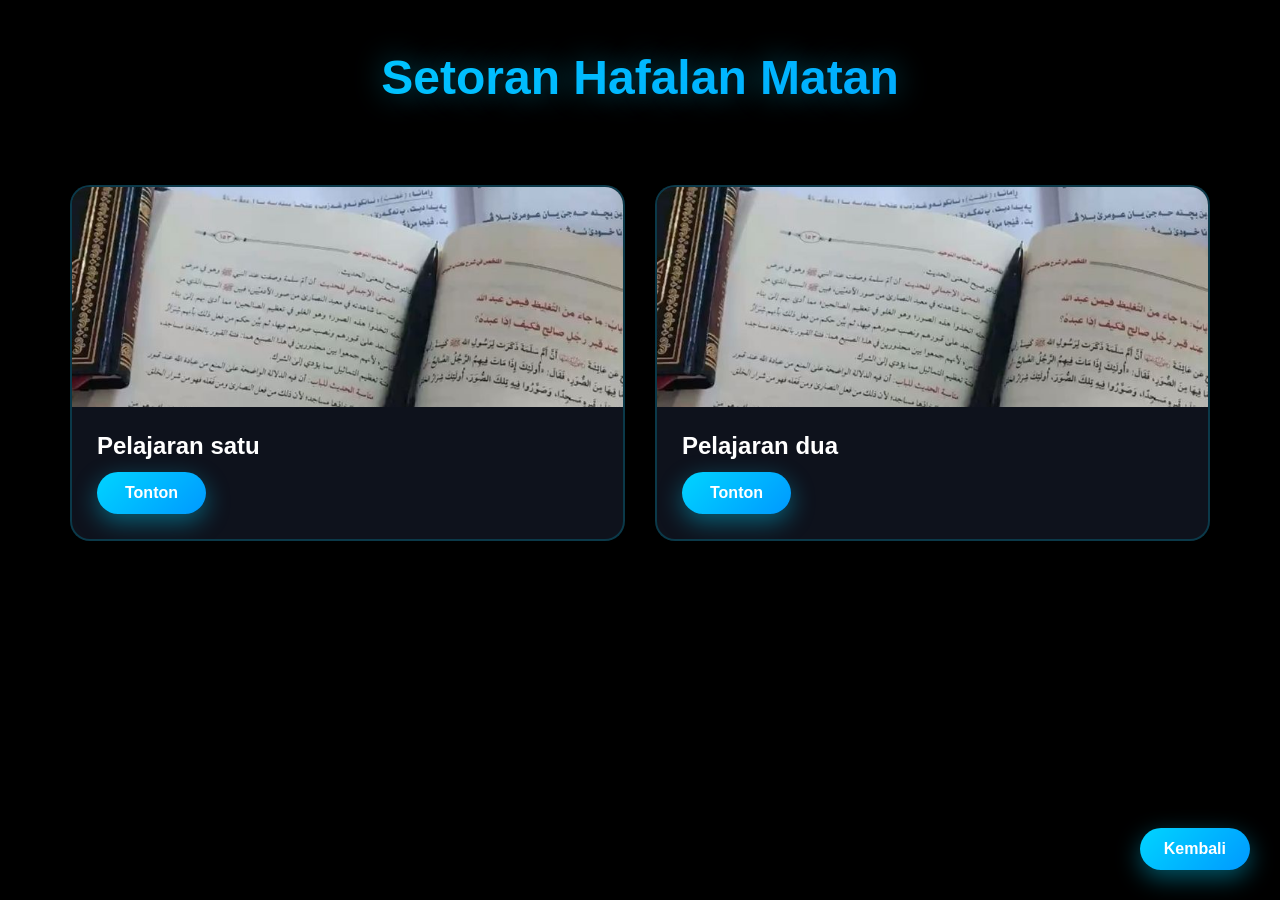
<file: bahasa_arab.html>
<!doctype html>
<html lang="id">
  <head>
    <meta charset="UTF-8" />
    <meta name="viewport" content="width=device-width, initial-scale=1.0" />
    <title>Setoran Hafalan Matan</title>

    <link rel="stylesheet" href="style-project.css" />
  </head>
  <body>
    <h1 class="judul-page">Setoran Hafalan Matan</h1>

    <section class="project-container">
      <!-- Hafalan 1 -->
      <div class="project-card">
        <img src="./image_arab.jpg" class="project-img" />

        <div class="project-content">
          <h3>Pelajaran satu</h3>

          <a
            href="https://drive.google.com/file/d/1z8KmZWEBVfca19klB-WjJCYTDTzWU2hY/view?usp=sharing"
            target="_blank"
            class="btn-see"
          >
            Tonton
          </a>
        </div>
      </div>

      <!-- Hafalan 2 -->
      <div class="project-card">
        <img src="./image_arab.jpg" class="project-img" />

        <div class="project-content">
          <h3>Pelajaran dua</h3>

          <a
            href="https://drive.google.com/file/d/1IZ_nYeCO76IwwxShleFHXXWkJEstl9r4/view?usp=sharing"
            target="_blank"
            class="btn-see"
          >
            Tonton
          </a>
        </div>
      </div>
    </section>

    <a href="project4.html" class="btn-kembali"> Kembali </a>
  </body>
</html>
</file>
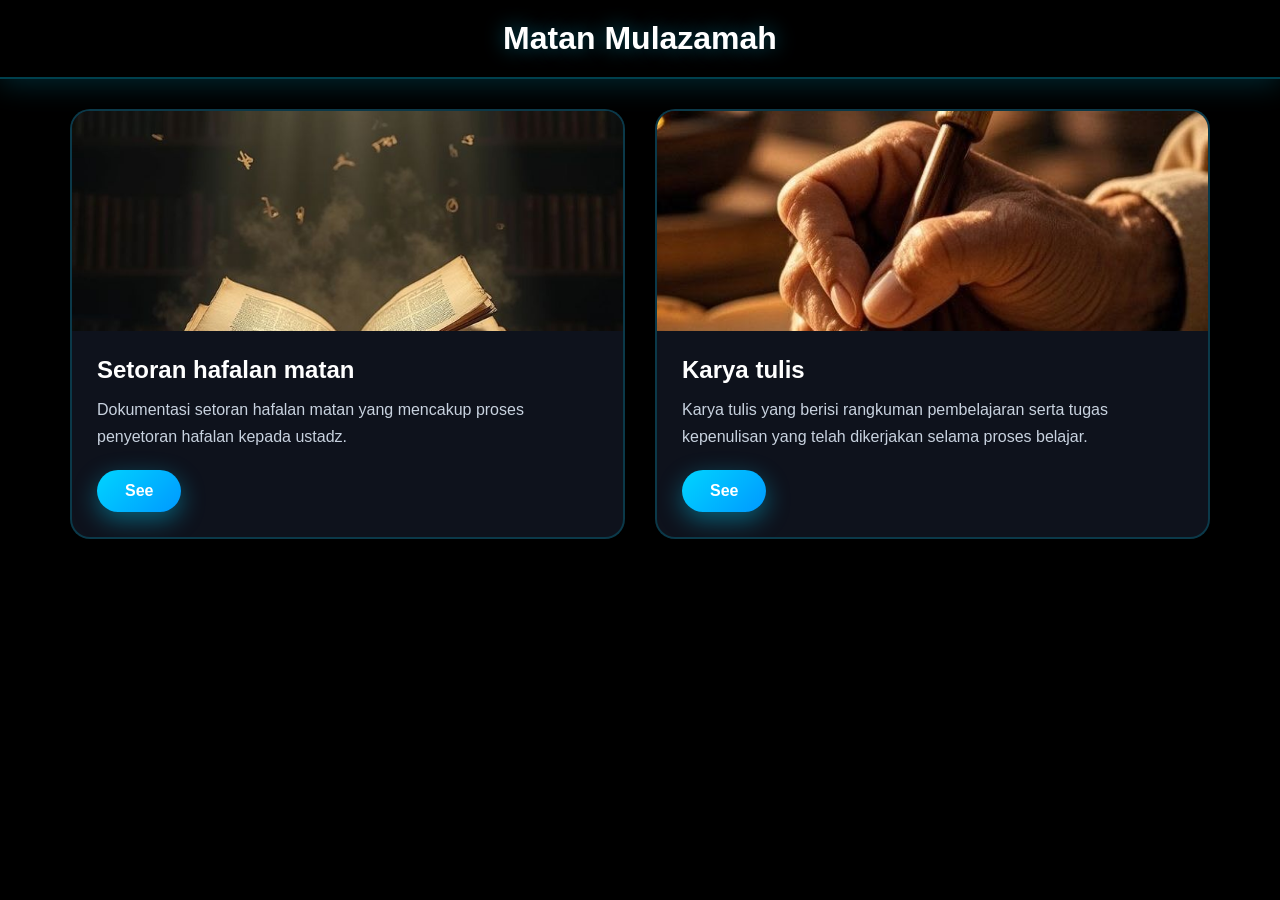
<file: project4.html>
<!doctype html>
<html lang="id">
  <head>
    <meta charset="UTF-8" />
    <meta name="viewport" content="width=device-width, initial-scale=1.0" />
    <title>Portfolio | khosyi abqory prayata</title>
    <link rel="stylesheet" href="style-project.css" />
  </head>
  <body>
    <div class="topbar">
      <h2>Matan Mulazamah</h2>
    </div>

    <section class="project-container">
      <!-- Tugas 1 -->
      <div class="project-card">
        <img src="./image_karya_tulis.jpg" class="project-img" />
        <div class="project-content">
          <h3>Setoran hafalan matan</h3>
          <p>
            Dokumentasi setoran hafalan matan yang mencakup proses penyetoran
            hafalan kepada ustadz.
          </p>
          <a href="setoranhafalan.html" class="btn-see"> See </a>
        </div>
      </div>

      <!-- Tugas 2 -->
      <div class="project-card">
        <img src="./image_tulis.jpg" class="project-img" />

        <div class="project-content">
          <h3>Karya tulis</h3>

          <p>
            Karya tulis yang berisi rangkuman pembelajaran serta tugas
            kepenulisan yang telah dikerjakan selama proses belajar.
          </p>

          <a href="karyatulis.html" class="btn-see"> See </a>
        </div>
      </div>
    </section>
  </body>
</html>
</file>
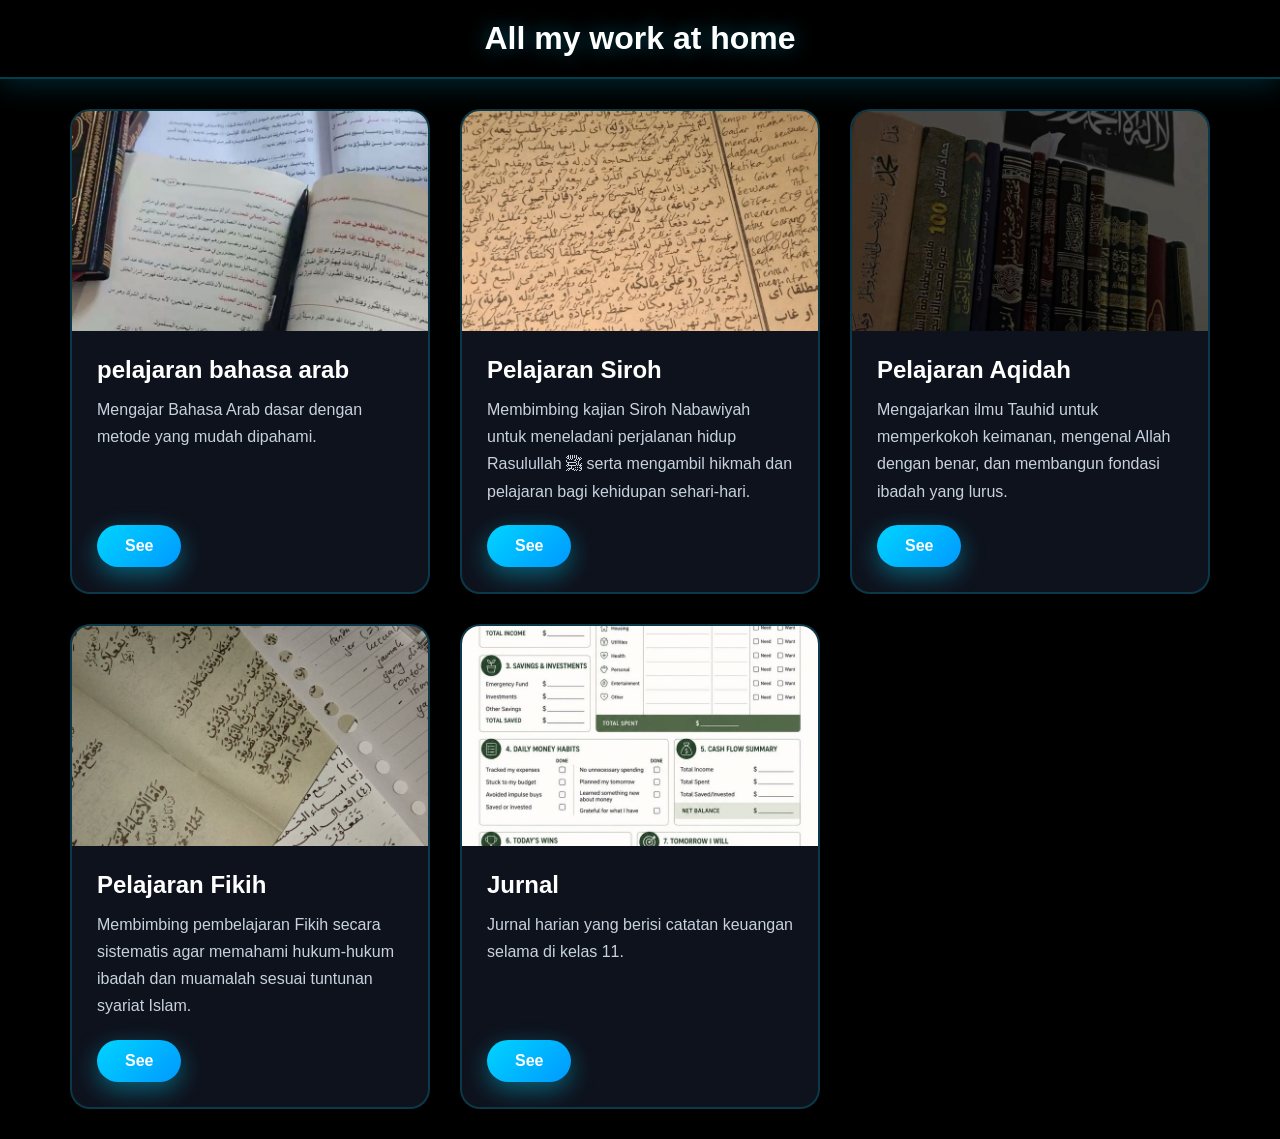
<file: project5.html>
<!doctype html>
<html lang="id">
  <head>
    <meta charset="UTF-8" />
    <meta name="viewport" content="width=device-width, initial-scale=1.0" />
    <title>Portfolio | khosyi abqory prayata</title>
    <link rel="stylesheet" href="style-project.css" />
  </head>
  <body>
    <div class="topbar">
      <h2>All my work at home</h2>
    </div>

    <section class="project-container">
      <!-- Tugas 1 -->
      <div class="project-card">
        <img src="./image_arab.jpg" class="project-img" />
        <div class="project-content">
          <h3>pelajaran bahasa arab</h3>
          <p>Mengajar Bahasa Arab dasar dengan metode yang mudah dipahami.</p>
          <a href="bahasa_arab.html" class="btn-see"> See </a>
        </div>
      </div>

      <div class="project-card">
        <img src="./image_siroh.jpg" class="project-img" />
        <div class="project-content">
          <h3>Pelajaran Siroh</h3>
          <p>
            Membimbing kajian Siroh Nabawiyah untuk meneladani perjalanan hidup
            Rasulullah ﷺ serta mengambil hikmah dan pelajaran bagi kehidupan
            sehari-hari.
          </p>
          <a
            href="https://drive.google.com/file/d/1US0VFPNjgsFZCeadpOwWn9F2YehMj71e/view?usp=sharing"
            class="btn-see"
          >
            See
          </a>
        </div>
      </div>

      <div class="project-card">
        <img src="./image_tauhid.jpg" class="project-img" />
        <div class="project-content">
          <h3>Pelajaran Aqidah</h3>
          <p>
            Mengajarkan ilmu Tauhid untuk memperkokoh keimanan, mengenal Allah
            dengan benar, dan membangun fondasi ibadah yang lurus.
          </p>
          <a
            href="https://drive.google.com/file/d/14hMW35vpUUlzZ6r8jsjjF2IrG8jvmO2B/view?usp=sharing"
            class="btn-see"
          >
            See
          </a>
        </div>
      </div>

      <div class="project-card">
        <img src="./image_fikih.jpg" class="project-img" />
        <div class="project-content">
          <h3>Pelajaran Fikih</h3>
          <p>
            Membimbing pembelajaran Fikih secara sistematis agar memahami
            hukum-hukum ibadah dan muamalah sesuai tuntunan syariat Islam.
          </p>
          <a
            href="https://drive.google.com/file/d/1S5eg6N7q2wHHjkGAm2nALQZENtGlOc4B/view?usp=sharing"
            class="btn-see"
          >
            See
          </a>
        </div>
      </div>

      <div class="project-card">
        <img src="./image_keuangan.jpg" class="project-img" />
        <div class="project-content">
          <h3>Jurnal</h3>
          <p>Jurnal harian yang berisi catatan keuangan selama di kelas 11.</p>
          <a
            href="https://drive.google.com/file/d/1o1NC_EBED0Mekxgt1Z3rrynqa5KOJLra/view?usp=sharing"
            class="btn-see"
          >
            See
          </a>
        </div>
      </div>
    </section>
  </body>
</html>
</file>
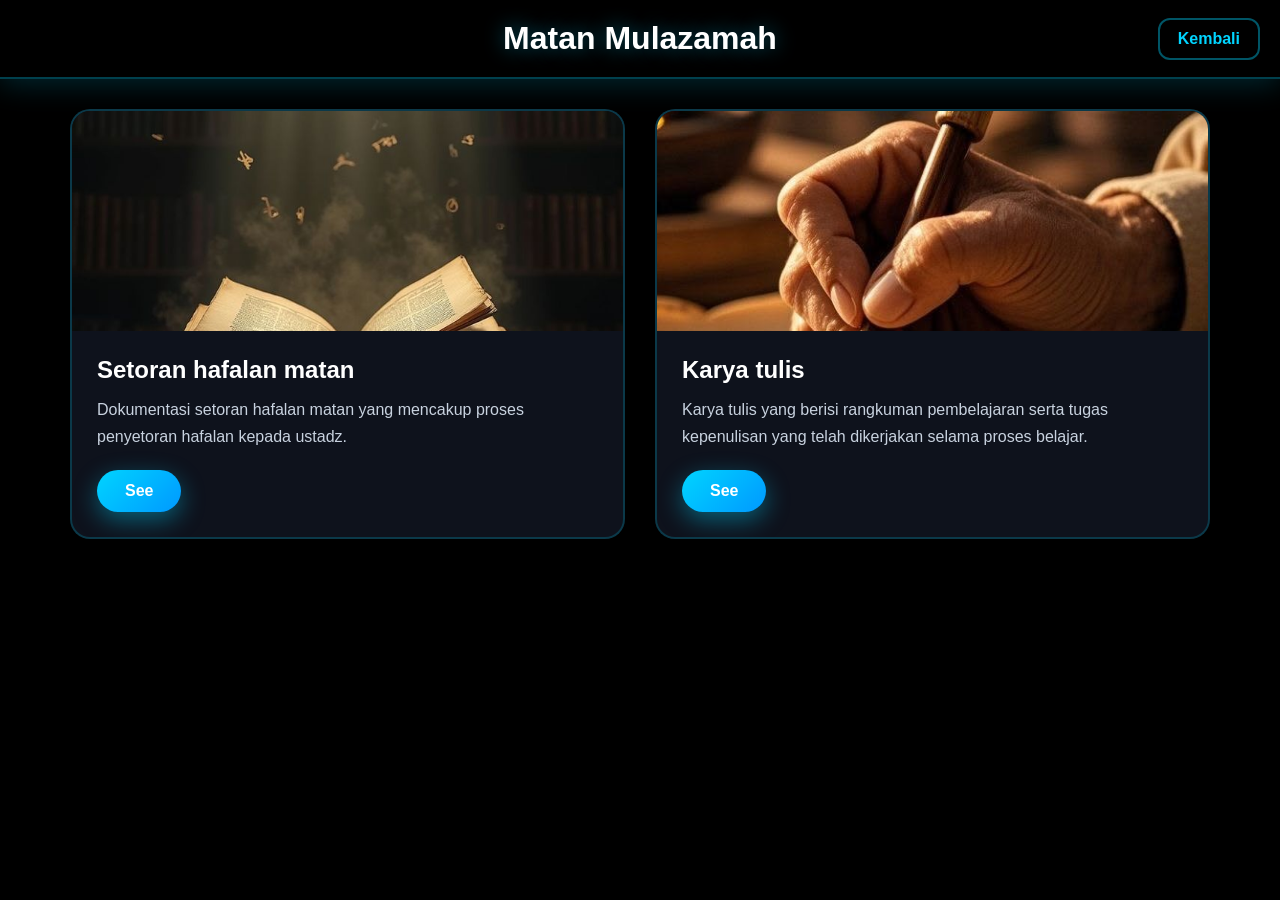
<file: project_rumah.html>
<!doctype html>
<html lang="id">
  <head>
    <meta charset="UTF-8" />
    <meta name="viewport" content="width=device-width, initial-scale=1.0" />
    <title>Portfolio | muhammad faruuq</title>
    <link rel="stylesheet" href="style-project.css" />
  </head>
  <body>
    <div class="topbar">
      <h2>Matan Mulazamah</h2>

      <a href="index.html" class="back-btn"> Kembali </a>
    </div>

    <section class="project-container">
      <!-- Tugas 1 -->
      <div class="project-card">
        <img src="./image_karya_tulis.jpg" class="project-img" />
        <div class="project-content">
          <h3>Setoran hafalan matan</h3>
          <p>
            Dokumentasi setoran hafalan matan yang mencakup proses penyetoran
            hafalan kepada ustadz.
          </p>
          <a href="setoranhafalan.html" class="btn-see"> See </a>
        </div>
      </div>

      <!-- Tugas 2 -->
      <div class="project-card">
        <img src="./image_tulis.jpg" class="project-img" />

        <div class="project-content">
          <h3>Karya tulis</h3>

          <p>
            Karya tulis yang berisi rangkuman pembelajaran serta tugas
            kepenulisan yang telah dikerjakan selama proses belajar.
          </p>

          <a href="karyatulis.html" class="btn-see"> See </a>
        </div>
      </div>
    </section>
  </body>
</html>
</file>
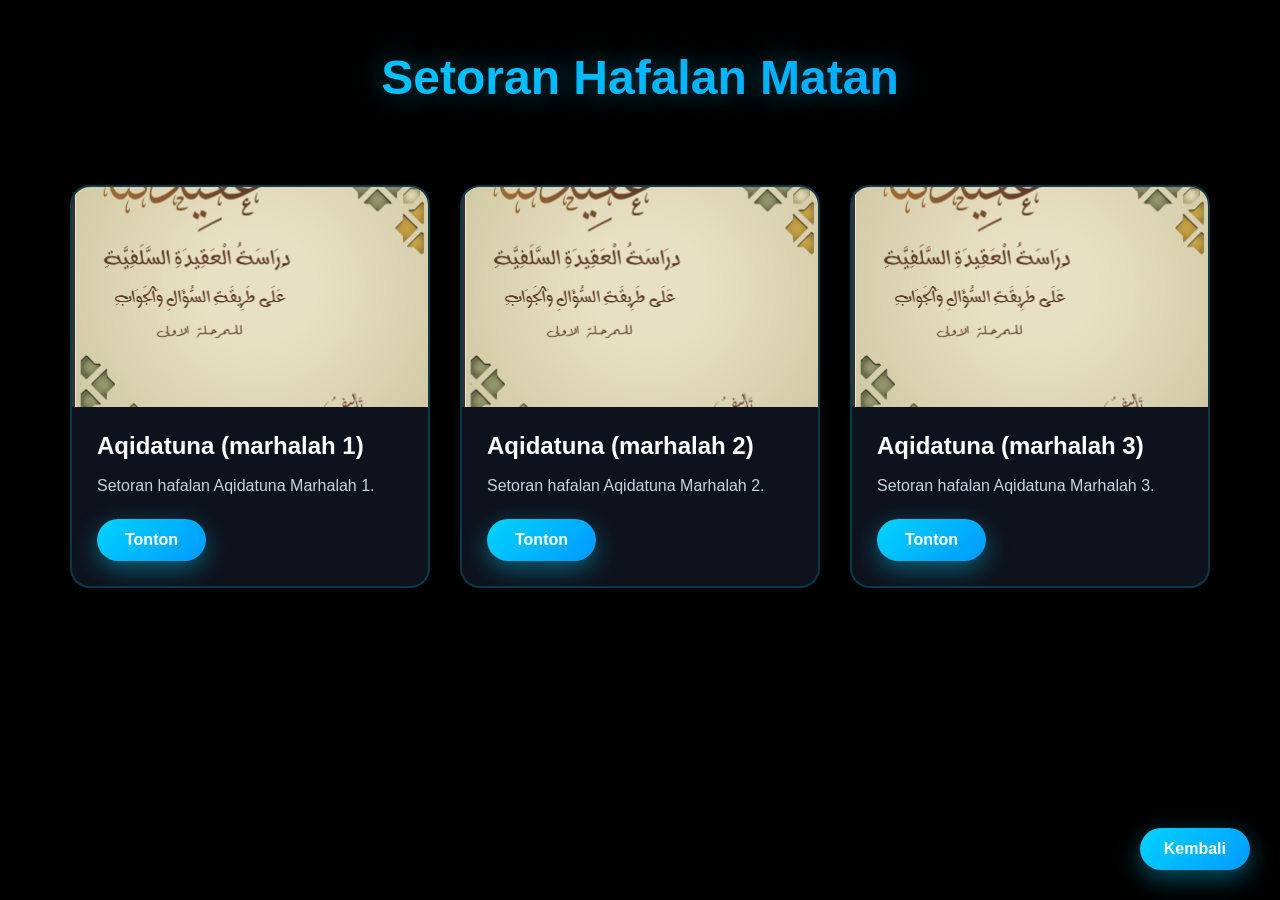
<file: setoranhafalan.html>
<!DOCTYPE html>
<html lang="id">
<head>
    <meta charset="UTF-8">
    <meta name="viewport" content="width=device-width, initial-scale=1.0">
    <title>Setoran Hafalan Matan</title>

    <link rel="stylesheet" href="style-project.css">
</head>
<body>

    <h1 class="judul-page">Setoran Hafalan Matan</h1>

    <section class="project-container">

        <!-- Hafalan 1 -->
        <div class="project-card">

            <img src="./image_Aqidatuna.png"
                 class="project-img">

            <div class="project-content">

                <h3>Aqidatuna (marhalah 1)</h3>

                <p>
                    Setoran hafalan Aqidatuna Marhalah 1.
                </p>

                <a href="https://drive.google.com/file/d/1P-o4FsskdX3cu6mUT6WFbmfRk8BAw34x/view?usp=sharing"
                   target="_blank"
                   class="btn-see">
                    Tonton
                </a>

            </div>

        </div>

        <!-- Hafalan 2 -->
        <div class="project-card">

            <img src="./image_Aqidatuna.png"
                 class="project-img">

            <div class="project-content">

                <h3>Aqidatuna (marhalah 2)</h3>

                <p>
                    Setoran hafalan Aqidatuna Marhalah 2.
                </p>

                <a href="https://drive.google.com/file/d/1XqiVKzL9j-TsoLW1zzjcpBnGfRcbRsv0/view?usp=sharing"
                   target="_blank"
                   class="btn-see">
                    Tonton
                </a>

            </div>

        </div>

        <!-- Hafalan 3 -->
        <div class="project-card">

            <img src="./image_Aqidatuna.png"
                 class="project-img">

            <div class="project-content">

                <h3>Aqidatuna (marhalah 3)</h3>

                <p>
                    Setoran hafalan Aqidatuna Marhalah 3.
                </p>

                <a href="https://drive.google.com/file/d/1ncbcaKhSGn2iMEV69acvTBTAlWqYJqI_/view?usp=sharing"
                target="_blank"
                class="btn-see">
                Tonton
            </a>

            </div>

        </div>

        

    </section>

    <a href="project4.html" class="btn-kembali">
        Kembali
    </a>

</body>
</html>
</file>
<file: style-project.css>
/* RESET */
* {
  margin: 0;
  padding: 0;
  box-sizing: border-box;
}

:root {
  --bg: #000;
  --card: #151820;
  --muted: #c8d2df;
  --accent: #00d4ff;
  --gradient: linear-gradient(135deg, #00d4ff 0%, #0099ff 100%);
  --glow: rgba(0, 212, 255, 0.4);
}

body {
  font-family: Inter, Poppins, sans-serif;
  background: var(--bg);
  color: var(--muted);
  overflow-x: hidden;
}

/* HEADER */
.topbar {
  position: relative;
  background: rgba(0, 0, 0, 0.95);
  backdrop-filter: blur(20px);
  padding: 20px;
  border-bottom: 2px solid rgba(0, 212, 255, 0.3);

  display: flex;
  justify-content: center;
  align-items: center;

  box-shadow: 0 4px 30px rgba(0, 212, 255, 0.2);
}

.topbar h2 {
  color: #fff;
  font-size: 2rem;
  text-shadow: 0 0 20px var(--glow);
}

/* BACK BUTTON */
.back-btn {
  position: absolute;
  right: 20px;

  padding: 10px 18px;
  border-radius: 12px;

  border: 2px solid rgba(0, 212, 255, 0.4);
  color: var(--accent);

  text-decoration: none;
  font-weight: 700;

  transition: 0.4s;
}

.back-btn:hover {
  background: rgba(0, 212, 255, 0.15);
  color: #fff;
  box-shadow: 0 0 25px var(--glow);
}

/* JUDUL */
.judul-page {
  text-align: center;
  font-size: 3rem;
  margin: 50px 0;

  background: var(--gradient);
  -webkit-background-clip: text;
  -webkit-text-fill-color: transparent;

  text-shadow: 0 0 30px var(--glow);
}

/* CONTAINER */
.project-container {
  max-width: 1200px;
  margin: auto;

  display: grid;
  grid-template-columns: repeat(auto-fit, minmax(320px, 1fr));
  gap: 30px;

  padding: 30px;
}

/* CARD */
.project-card {
  background: rgba(15, 20, 30, 0.95);
  backdrop-filter: blur(10px);

  border-radius: 20px;
  overflow: hidden;

  border: 2px solid rgba(0, 212, 255, 0.2);

  display: flex;
  flex-direction: column;

  transition: 0.4s;
  position: relative;
}

.project-card::before {
  content: "";
  position: absolute;
  inset: 0;
  background: linear-gradient(135deg, rgba(0, 212, 255, 0.15), transparent);
  opacity: 0;
  transition: 0.4s;
  pointer-events: none;
}

.project-card:hover::before {
  opacity: 1;
}

.project-card:hover {
  transform: translateY(-10px);
  border-color: rgba(0, 212, 255, 0.5);
  box-shadow: 0 20px 60px rgba(0, 212, 255, 0.35);
}

/* GAMBAR */
.project-img {
  width: 100%;
  height: 220px;
  object-fit: cover;

  transition: 0.5s;
}

.project-card:hover .project-img {
  transform: scale(1.08);
}

/* CONTENT */
.project-content {
  padding: 25px;
  flex: 1;

  display: flex;
  flex-direction: column;

  position: relative;
  z-index: 2;
}

.project-content h3 {
  color: #fff;
  font-size: 1.5rem;
  margin-bottom: 12px;
}

.project-content p {
  color: var(--muted);
  line-height: 1.7;
  margin-bottom: 20px;
  flex: 1;
}

/* BUTTON SEE */
.btn-see {
  display: inline-block;
  width: fit-content;

  padding: 12px 28px;

  background: var(--gradient);
  color: #fff;

  text-decoration: none;
  font-weight: 700;

  border-radius: 50px;

  box-shadow: 0 8px 25px rgba(0, 212, 255, 0.4);

  transition: 0.4s;

  position: relative;
  z-index: 3;
  cursor: pointer;
}

.btn-see:hover {
  transform: translateY(-3px) scale(1.05);
  box-shadow: 0 12px 40px rgba(0, 212, 255, 0.7);
}

/* BUTTON KEMBALI */
.btn-kembali {
  position: fixed;
  right: 30px;
  bottom: 30px;

  padding: 12px 24px;

  background: var(--gradient);
  color: #fff;

  text-decoration: none;
  font-weight: 700;

  border-radius: 50px;

  box-shadow: 0 8px 25px rgba(0, 212, 255, 0.4);

  transition: 0.4s;
}

.btn-kembali:hover {
  transform: translateY(-3px);
  box-shadow: 0 12px 40px rgba(0, 212, 255, 0.7);
}

/* TABLET */
@media (max-width: 1100px) {
  .project-container {
    grid-template-columns: repeat(2, 1fr);
  }
}

/* MOBILE */
@media (max-width: 768px) {
  .project-container {
    grid-template-columns: 1fr;
  }

  .judul-page {
    font-size: 2rem;
  }

  .project-img {
    height: 200px;
  }

  .back-btn {
    padding: 8px 14px;
    font-size: 14px;
  }
}
</file>
